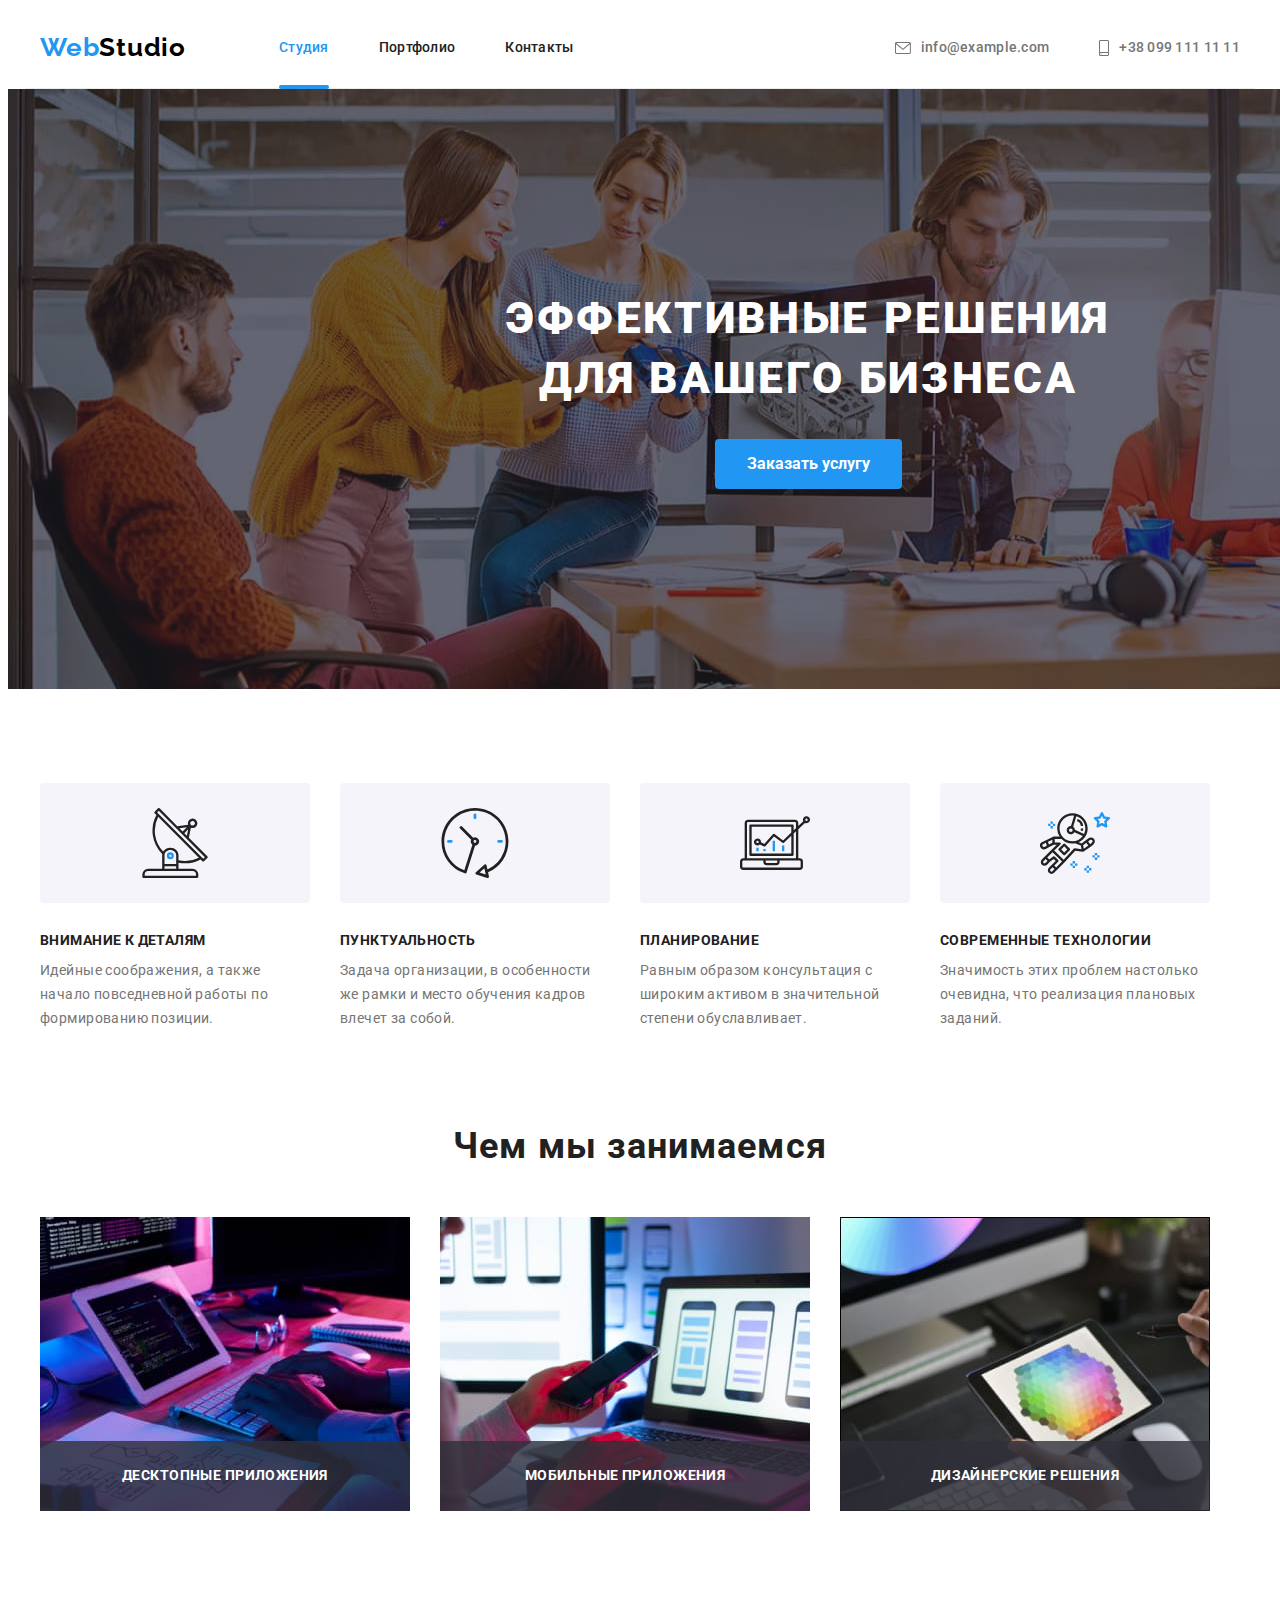
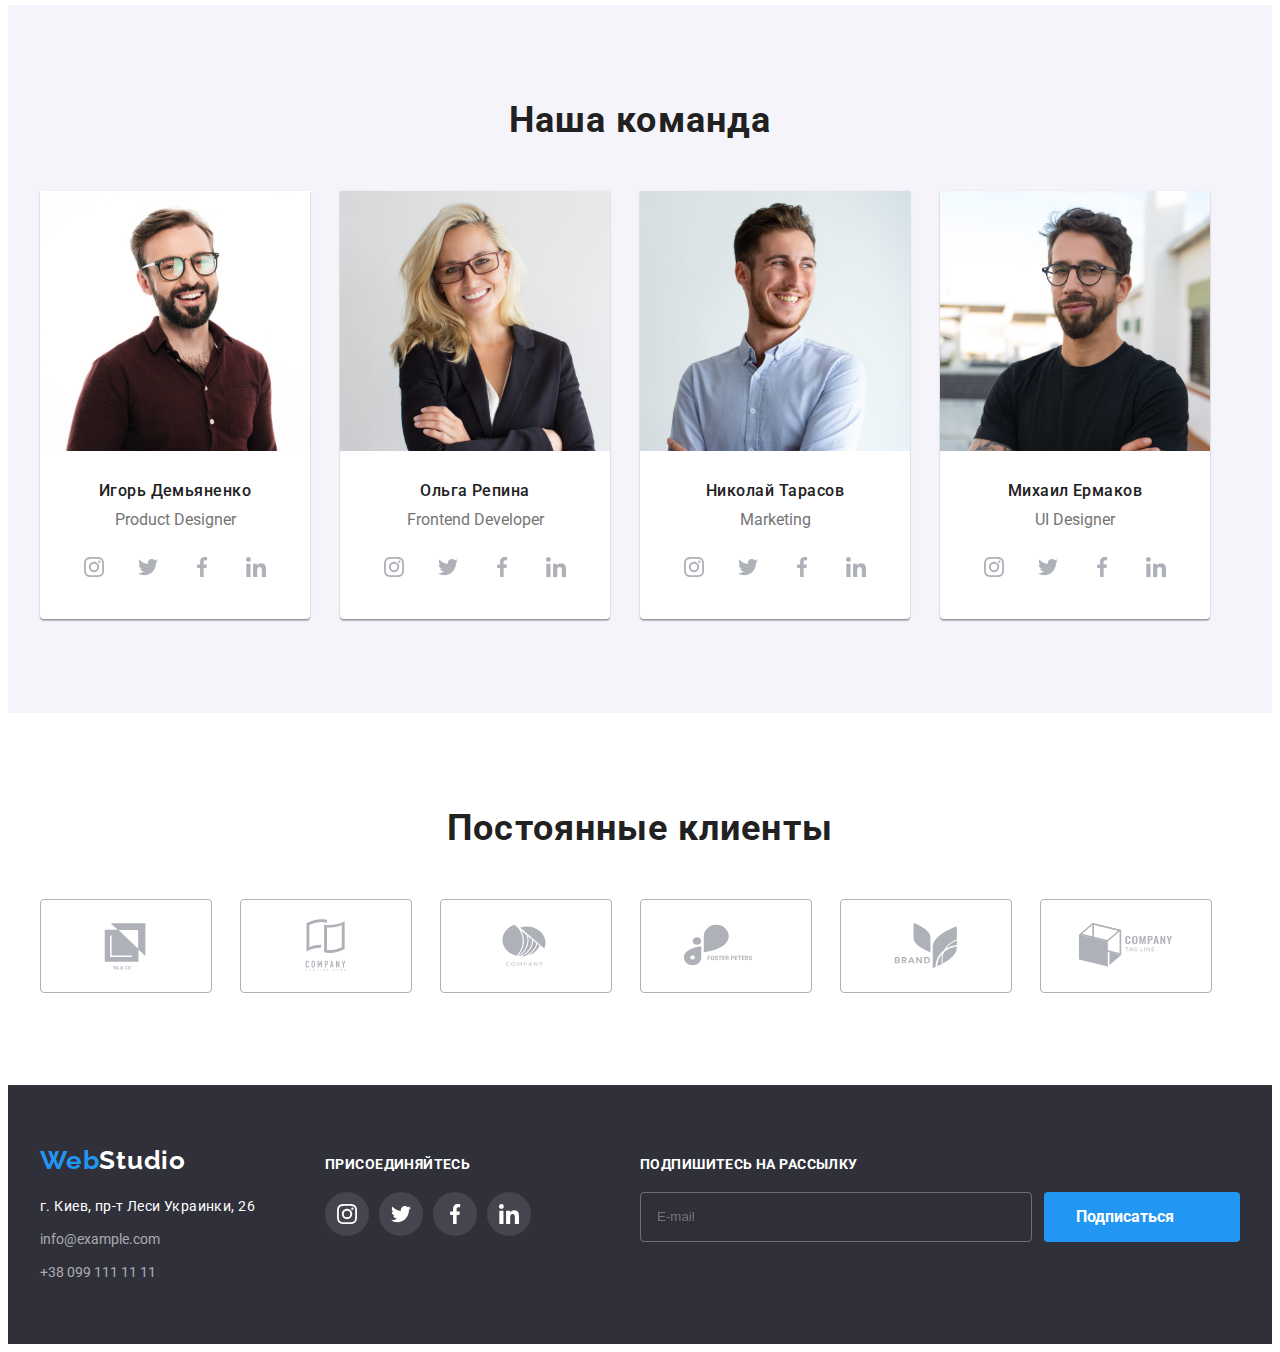
<file: index.html>
<!DOCTYPE html>
<html lang="ru">
  <head>
    <meta charset="UTF-8" />
    <meta http-equiv="X-UA-Compatible" content="IE=edge" />
    <meta name="viewport" content="width=device-width, initial-scale=1.0" />
    <title>Студия</title>
    <link rel="preconnect" href="https://fonts.googleapis.com" />
    <link rel="preconnect" href="https://fonts.gstatic.com" crossorigin />
    <link
      href="https://fonts.googleapis.com/css2?family=Raleway:wght@700&family=Roboto:wght@400;500;700;900&display=swap"
      rel="stylesheet"
    />
    <link
      rel="stylesheet"
      href="https://cdnjs.cloudflare.com/ajax/libs/modern-normalize/1.1.0/modern-normalize.min.css"
      integrity="sha512-wpPYUAdjBVSE4KJnH1VR1HeZfpl1ub8YT/NKx4PuQ5NmX2tKuGu6U/JRp5y+Y8XG2tV+wKQpNHVUX03MfMFn9Q=="
      crossorigin="anonymous"
      referrerpolicy="no-referrer"
    />
    <link rel="stylesheet" href="./css/styles.css" />
  </head>
  <body>
    <!-- Header -->

    <header class="header">
      <div class="container header-container">
        <nav class="navigation">
          <a class="logo link" href="">Web<span class="logo-black">Studio</span></a>
          <ul class="list nav-list">
            <li><a class="item link current" href="">Студия</a></li>
            <li><a class="item link" href="./portfolio.html">Портфолио</a></li>
            <li><a class="item link" href="">Контакты</a></li>
          </ul>
        </nav>
        <ul class="contacts list">
          <li>
            <a class="item link" href="mailto:info@example.com">
              <svg class="header-icon" width="16" height="12">
                <use href="./images/sprite.svg#envelope"></use>
              </svg>
              info@example.com</a
            >
          </li>
          <li>
            <a class="item link" href="tel:+380991111111">
              <svg class="header-icon" width="10" height="16">
                <use href="./images/sprite.svg#smartphone"></use>
              </svg>
              +38 099 111 11 11</a
            >
          </li>
        </ul>
      </div>
    </header>
    <main>
      <!-- Hero -->

      <section class="hero">
        <div class="container">
          <h1 class="title">Эффективные решения для вашего бизнеса</h1>
          <button class="btn" type="button" data-modal-open>Заказать услугу</button>
          <div class="backdrop is-hidden" data-modal>
            <div class="modal-wrapper">
              <button class="modal-btn" data-modal-close>
                <svg class="icon-close" width="11" height="11">
                  <use href="./images/sprite.svg#close"></use>
                </svg>
              </button>
              <strong class="form-title">Оставьте свои данные, мы вам перезвоним</strong>
              <form class="modal-form">
                <label class="form-modal-group">
                  <span class="form-modal-label">Имя</span>
                  <div class="icon-wrapper">
                    <input class="form-modal-input" type="text" name="user-name" />
                    <svg class="form-icon" width="18" height="18">
                      <use href="./images/sprite.svg#person"></use>
                    </svg>
                  </div>
                </label>
                <label class="form-modal-group">
                  <span class="form-modal-label">Телефон</span>
                  <div class="icon-wrapper">
                    <input class="form-modal-input" type="tel" name="user-phone" />
                    <svg class="form-icon" width="18" height="18">
                      <use href="./images/sprite.svg#phone"></use>
                    </svg>
                  </div>
                </label>
                <label class="form-modal-group">
                  <span class="form-modal-label">Почта</span>
                  <div class="icon-wrapper">
                    <input class="form-modal-input" type="email" name="user-email" />
                    <svg class="form-icon" width="18" height="18">
                      <use href="./images/sprite.svg#email"></use>
                    </svg>
                  </div>
                </label>
                <label class="form-modal-group">
                  <span class="form-modal-label">Комментарий</span>
                  <textarea
                    class="form-modal-textarea"
                    name="user-comment"
                    placeholder="Введите текст"
                  ></textarea>
                </label>
                <label class="checkbox-group">
                  <input class="check-standard visually-hidden" type="checkbox" />
                  <span class="custom-check">
                    <svg class="check-icon" width="11" height="8">
                      <use href="./images/sprite.svg#check"></use>
                    </svg>
                  </span>
                  <span class="form-modal-agree"
                    >Соглашаюсь с рассылкой и принимаю
                    <a class="agree-href" href="">Условия договора</a></span
                  >
                </label>
                <button class="form-btn btn" type="submit">Отправить</button>
              </form>
            </div>
          </div>
        </div>
      </section>

      <!-- Peculiarities  -->
      <section class="peculiarities section">
        <div class="container">
          <h2 class="peculiarities visually-hidden">Особенности</h2>
          <ul class="list peculiarities-group">
            <li class="item">
              <div class="icon-container">
                <svg class="icon" width="70" height="70">
                  <use href="./images/sprite.svg#antenna"></use>
                </svg>
              </div>
              <h3 class="title">Внимание к деталям</h3>
              <p class="text">
                Идейные соображения, а также начало повседневной работы по формированию позиции.
              </p>
            </li>
            <li class="item">
              <div class="icon-container">
                <svg class="icon" width="70" height="70">
                  <use href="./images/sprite.svg#clock"></use>
                </svg>
              </div>
              <h3 class="title">Пунктуальность</h3>
              <p class="text">
                Задача организации, в особенности же рамки и место обучения кадров влечет за собой.
              </p>
            </li>
            <li class="item">
              <div class="icon-container">
                <svg class="icon" width="70" height="70">
                  <use href="./images/sprite.svg#diagram"></use>
                </svg>
              </div>
              <h3 class="title">Планирование</h3>
              <p class="text">
                Равным образом консультация с широким активом в значительной степени обуславливает.
              </p>
            </li>
            <li class="item">
              <div class="icon-container">
                <svg class="icon" width="70" height="70">
                  <use href="./images/sprite.svg#astronaut"></use>
                </svg>
              </div>
              <h3 class="title">Современные технологии</h3>
              <p class="text">
                Значимость этих проблем настолько очевидна, что реализация плановых заданий.
              </p>
            </li>
          </ul>
        </div>
      </section>

      <!-- What-doing  -->

      <section class="what-doing section">
        <div class="container">
          <h2 class="title">Чем мы занимаемся</h2>
          <ul class="list what-doing-group">
            <li class="item">
              <img src="./images/mainpage-img/box1.jpg" alt="Набор текста" width="370" />
              <p class="label">Десктопные приложения</p>
            </li>
            <li class="item">
              <img
                src="./images/mainpage-img/box2.jpg"
                alt="Синхронизация с телефоном"
                width="370"
              />
              <p class="label">Мобильные приложения</p>
            </li>
            <li class="item">
              <img src="./images/mainpage-img/box3.jpg" alt="Результат на экране" width="370" />
              <p class="label">Дизайнерские решения</p>
            </li>
          </ul>
        </div>
      </section>

      <!-- Team  -->

      <section class="team section">
        <div class="container">
          <h2 class="title">Наша команда</h2>
          <ul class="list team-group">
            <li class="item">
              <img
                src="./images/mainpage-img/teamcard1.jpg"
                alt="фото Игорь Демьяненко"
                width="270"
              />
              <div class="subtext">
                <h3 class="subtitle">Игорь Демьяненко</h3>
                <p class="text" lang="en">Product Designer</p>
                <ul class="socials list">
                  <li class="socials-item">
                    <a
                      class="socials-link link"
                      href=""
                      target="_blank"
                      rel="noopener noreferrer"
                      aria-label="иконка Instagram"
                    >
                      <svg class="socials-icon" width="20" height="20">
                        <use href="./images/sprite.svg#instagram"></use>
                      </svg>
                    </a>
                  </li>
                  <li class="socials-item">
                    <a
                      class="socials-link link"
                      href=""
                      target="_blank"
                      rel="noopener noreferrer"
                      aria-label="иконка Twitter"
                    >
                      <svg class="socials-icon" width="20" height="20">
                        <use href="./images/sprite.svg#twitter"></use>
                      </svg>
                    </a>
                  </li>
                  <li class="socials-item">
                    <a
                      class="socials-link link"
                      href=""
                      target="_blank"
                      rel="noopener noreferrer"
                      aria-label="иконка Facebook"
                    >
                      <svg class="socials-icon" width="20" height="20">
                        <use href="./images/sprite.svg#facebook"></use>
                      </svg>
                    </a>
                  </li>
                  <li class="socials-item">
                    <a
                      class="socials-link link"
                      href=""
                      target="_blank"
                      rel="noopener noreferrer"
                      aria-label="иконка Linkedin"
                    >
                      <svg class="socials-icon" width="20" height="20">
                        <use href="./images/sprite.svg#linkedin"></use>
                      </svg>
                    </a>
                  </li>
                </ul>
              </div>
            </li>
            <li class="item">
              <img src="./images/mainpage-img/teamcard2.jpg" alt="фото Ольга Репина" width="270" />
              <div class="subtext">
                <h3 class="subtitle">Ольга Репина</h3>
                <p class="text" lang="en">Frontend Developer</p>
                <ul class="socials list">
                  <li class="socials-item">
                    <a
                      class="socials-link link"
                      href=""
                      target="_blank"
                      rel="noopener noreferrer"
                      aria-label="иконка Instagram"
                    >
                      <svg class="socials-icon" width="20" height="20">
                        <use href="./images/sprite.svg#instagram"></use>
                      </svg>
                    </a>
                  </li>
                  <li class="socials-item">
                    <a
                      class="socials-link link"
                      href=""
                      target="_blank"
                      rel="noopener noreferrer"
                      aria-label="иконка Twitter"
                    >
                      <svg class="socials-icon" width="20" height="20">
                        <use href="./images/sprite.svg#twitter"></use>
                      </svg>
                    </a>
                  </li>
                  <li class="socials-item">
                    <a
                      class="socials-link link"
                      href=""
                      target="_blank"
                      rel="noopener noreferrer"
                      aria-label="иконка Facebook"
                    >
                      <svg class="socials-icon" width="20" height="20">
                        <use href="./images/sprite.svg#facebook"></use>
                      </svg>
                    </a>
                  </li>
                  <li class="socials-item">
                    <a
                      class="socials-link link"
                      href=""
                      target="_blank"
                      rel="noopener noreferrer"
                      aria-label="иконка Linkedin"
                    >
                      <svg class="socials-icon" width="20" height="20">
                        <use href="./images/sprite.svg#linkedin"></use>
                      </svg>
                    </a>
                  </li>
                </ul>
              </div>
            </li>
            <li class="item">
              <img
                src="./images/mainpage-img/teamcard3.jpg"
                alt="фото Николай Тарасов"
                width="270"
              />
              <div class="subtext">
                <h3 class="subtitle">Николай Тарасов</h3>
                <p class="text" lang="en">Marketing</p>
                <ul class="socials list">
                  <li class="socials-item">
                    <a
                      class="socials-link link"
                      href=""
                      target="_blank"
                      rel="noopener noreferrer"
                      aria-label="иконка Instagram"
                    >
                      <svg class="socials-icon" width="20" height="20">
                        <use href="./images/sprite.svg#instagram"></use>
                      </svg>
                    </a>
                  </li>
                  <li class="socials-item">
                    <a
                      class="socials-link link"
                      href=""
                      target="_blank"
                      rel="noopener noreferrer"
                      aria-label="иконка Twitter"
                    >
                      <svg class="socials-icon" width="20" height="20">
                        <use href="./images/sprite.svg#twitter"></use>
                      </svg>
                    </a>
                  </li>
                  <li class="socials-item">
                    <a
                      class="socials-link link"
                      href=""
                      target="_blank"
                      rel="noopener noreferrer"
                      aria-label="иконка Facebook"
                    >
                      <svg class="socials-icon" width="20" height="20">
                        <use href="./images/sprite.svg#facebook"></use>
                      </svg>
                    </a>
                  </li>
                  <li class="socials-item">
                    <a
                      class="socials-link link"
                      href=""
                      target="_blank"
                      rel="noopener noreferrer"
                      aria-label="иконка Linkedin"
                    >
                      <svg class="socials-icon" width="20" height="20">
                        <use href="./images/sprite.svg#linkedin"></use>
                      </svg>
                    </a>
                  </li>
                </ul>
              </div>
            </li>
            <li class="item">
              <img
                src="./images/mainpage-img/teamcard4.jpg"
                alt="фото Михаил Ермаков"
                width="270"
              />
              <div class="subtext">
                <h3 class="subtitle">Михаил Ермаков</h3>
                <p class="text" lang="en">UI Designer</p>
                <ul class="socials list">
                  <li class="socials-item">
                    <a
                      class="socials-link link"
                      href=""
                      target="_blank"
                      rel="noopener noreferrer"
                      aria-label="иконка Instagram"
                    >
                      <svg class="socials-icon" width="20" height="20">
                        <use href="./images/sprite.svg#instagram"></use>
                      </svg>
                    </a>
                  </li>
                  <li class="socials-item">
                    <a
                      class="socials-link link"
                      href=""
                      target="_blank"
                      rel="noopener noreferrer"
                      aria-label="иконка Twitter"
                    >
                      <svg class="socials-icon" width="20" height="20">
                        <use href="./images/sprite.svg#twitter"></use>
                      </svg>
                    </a>
                  </li>
                  <li class="socials-item">
                    <a
                      class="socials-link link"
                      href=""
                      target="_blank"
                      rel="noopener noreferrer"
                      aria-label="иконка Facebook"
                    >
                      <svg class="socials-icon" width="20" height="20">
                        <use href="./images/sprite.svg#facebook"></use>
                      </svg>
                    </a>
                  </li>
                  <li class="socials-item">
                    <a
                      class="socials-link link"
                      href=""
                      target="_blank"
                      rel="noopener noreferrer"
                      aria-label="иконка Linkedin"
                    >
                      <svg class="socials-icon" width="20" height="20">
                        <use href="./images/sprite.svg#linkedin"></use>
                      </svg>
                    </a>
                  </li>
                </ul>
              </div>
            </li>
          </ul>
        </div>
      </section>

      <!-- Regular customers  -->
      <section class="customers">
        <div class="container">
          <h2 class="title">Постоянные клиенты</h2>
          <ul class="list">
            <li class="item">
              <a class="link" href="">
                <svg class="customers-icon" width="106" height="60">
                  <use href="./images/sprite.svg#logo-1"></use>
                </svg>
              </a>
            </li>
            <li class="item">
              <a class="link" href="">
                <svg class="customers-icon" width="106" height="60">
                  <use href="./images/sprite.svg#logo-2"></use>
                </svg>
              </a>
            </li>
            <li class="item">
              <a class="link" href="">
                <svg class="customers-icon" width="106" height="60">
                  <use href="./images/sprite.svg#logo-3"></use>
                </svg>
              </a>
            </li>
            <li class="item">
              <a class="link" href="">
                <svg class="customers-icon" width="106" height="60">
                  <use href="./images/sprite.svg#logo-4"></use>
                </svg>
              </a>
            </li>
            <li class="item">
              <a class="link" href="">
                <svg class="customers-icon" width="106" height="60">
                  <use href="./images/sprite.svg#logo-5"></use>
                </svg>
              </a>
            </li>
            <li class="item">
              <a class="link" href="">
                <svg class="customers-icon" width="106" height="60">
                  <use href="./images/sprite.svg#logo-6"></use>
                </svg>
              </a>
            </li>
          </ul>
        </div>
      </section>
    </main>

    <!-- Footer -->

    <footer class="bottom">
      <div class="container wrap-footer">
        <div class="container-footer">
          <a class="logo link" href="">Web<span class="logo-white">Studio</span></a>
          <address class="address">
            <p class="text">г. Киев, пр-т Леси Украинки, 26</p>
            <ul class="list">
              <li class="item">
                <a class="link" href="mailto:info@example.com">info@example.com</a><br />
              </li>
              <li class="item"><a class="link" href="tel:+380991111111">+38 099 111 11 11</a></li>
            </ul>
          </address>
        </div>
        <div class="join">
          <h3 class="text">присоединяйтесь</h3>
          <ul class="socials list">
            <li class="socials-item">
              <a
                class="socials-link link"
                href=""
                target="_blank"
                rel="noopener noreferrer"
                aria-label="иконка Instagram"
              >
                <svg class="socials-icon" width="20" height="20">
                  <use href="./images/sprite.svg#instagram"></use>
                </svg>
              </a>
            </li>
            <li class="socials-item">
              <a
                class="socials-link link"
                href=""
                target="_blank"
                rel="noopener noreferrer"
                aria-label="иконка Twitter"
              >
                <svg class="socials-icon" width="20" height="20">
                  <use href="./images/sprite.svg#twitter"></use>
                </svg>
              </a>
            </li>
            <li class="socials-item">
              <a
                class="socials-link link"
                href=""
                target="_blank"
                rel="noopener noreferrer"
                aria-label="иконка Facebook"
              >
                <svg class="socials-icon" width="20" height="20">
                  <use href="./images/sprite.svg#facebook"></use>
                </svg>
              </a>
            </li>
            <li class="socials-item">
              <a
                class="socials-link link"
                href=""
                target="_blank"
                rel="noopener noreferrer"
                aria-label="иконка Linkedin"
              >
                <svg class="socials-icon" width="20" height="20">
                  <use href="./images/sprite.svg#linkedin"></use>
                </svg>
              </a>
            </li>
          </ul>
        </div>
        <form class="subscription">
          <label class="subscription-group">
            <span class="subscription-title">Подпишитесь на рассылку</span>
            <div class="form-wrap">
              <input
                class="subscription-input"
                type="email"
                name="form-email"
                placeholder="E-mail"
              />
              <button class="btn footer-btn" type="submit">
                Подписаться
                <svg class="footer-icon" width="24" height="24">
                  <use href="./images/sprite.svg#send"></use>
                </svg>
              </button>
            </div>
          </label>
        </form>
      </div>
    </footer>
    <script src="./js/modal.js"></script>
  </body>
</html>
</file>
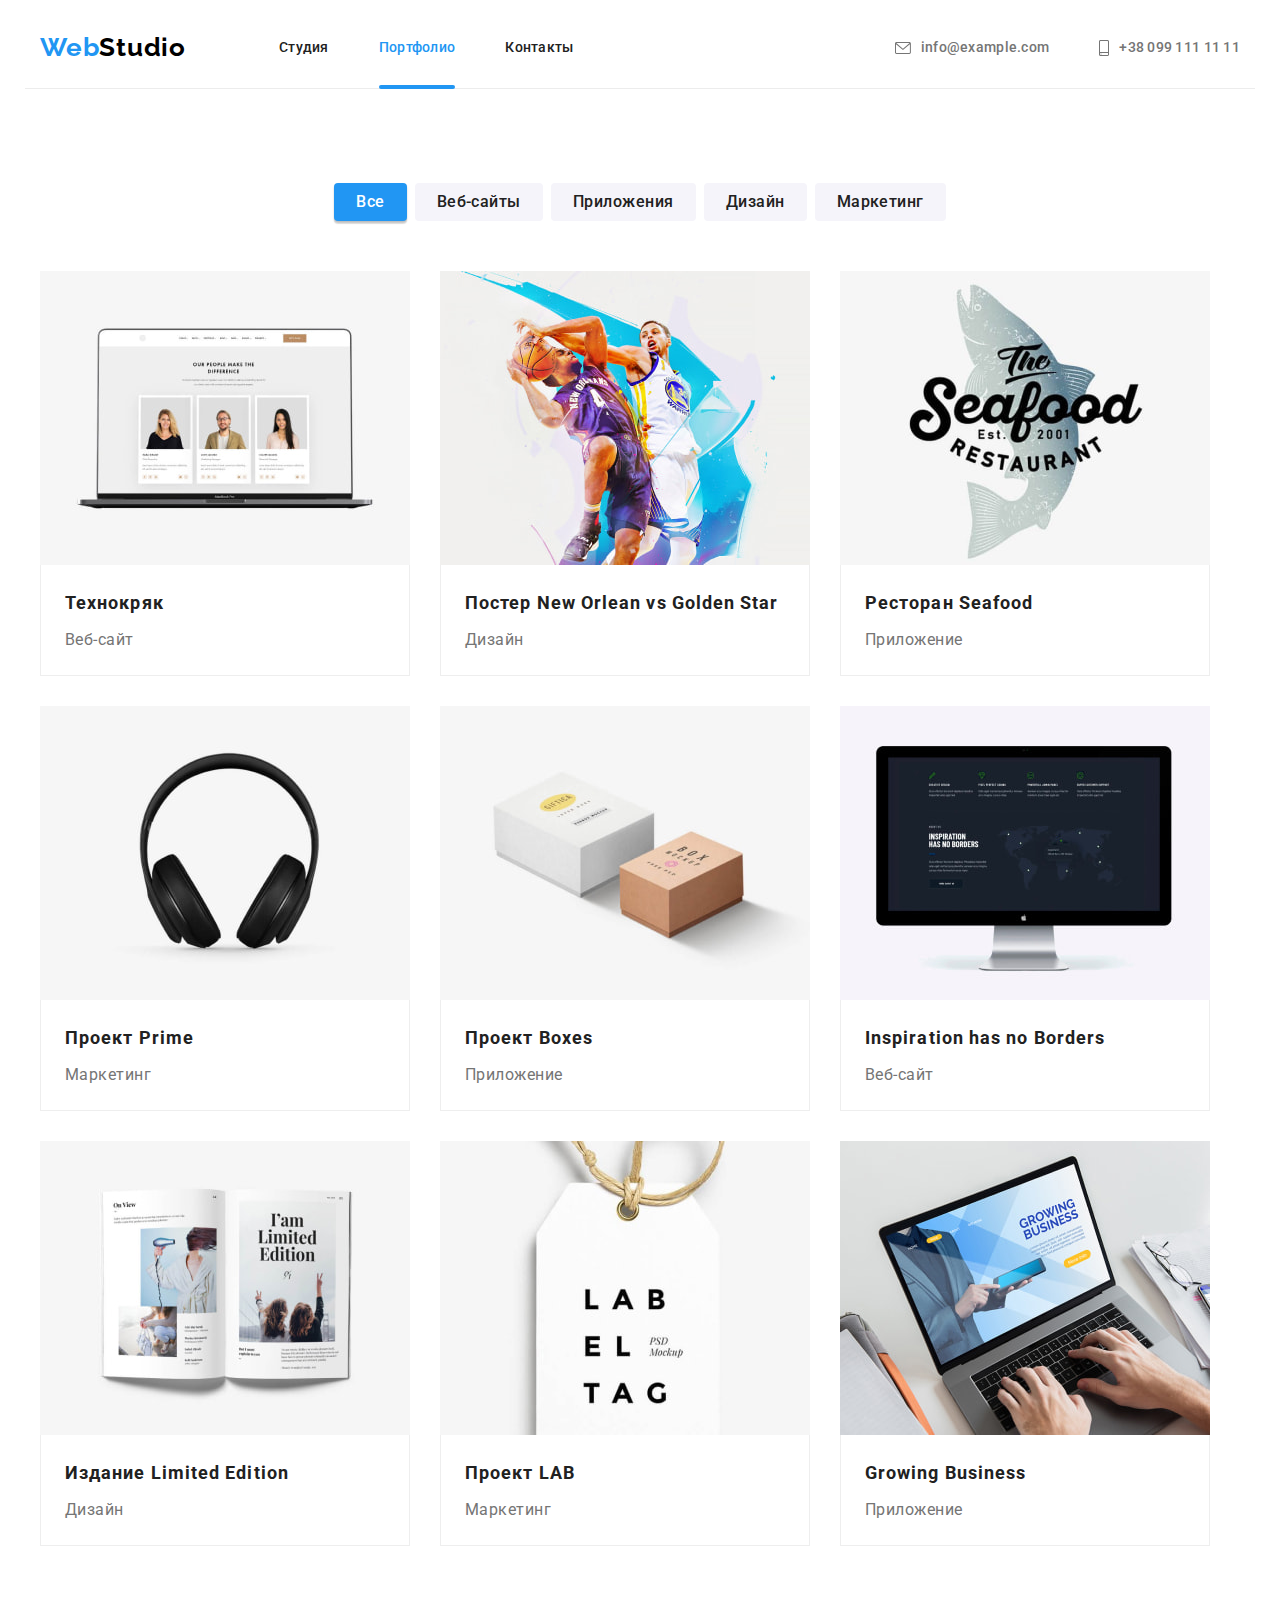
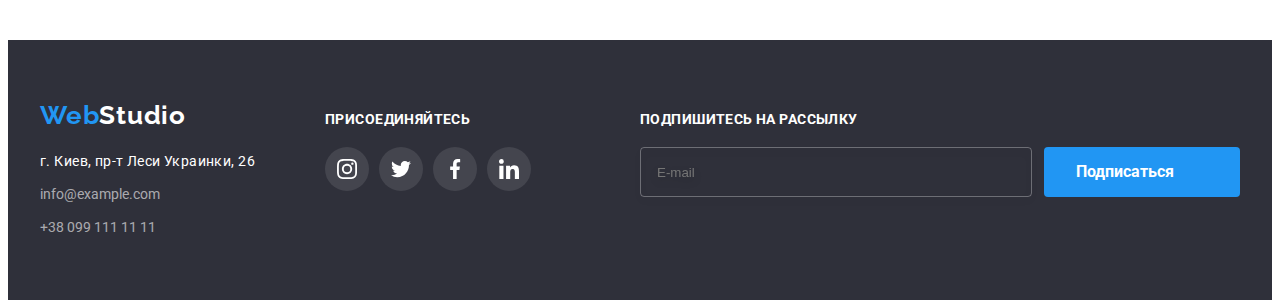
<file: portfolio.html>
<!DOCTYPE html>
<html lang="ru">
  <head>
    <meta charset="UTF-8" />
    <meta http-equiv="X-UA-Compatible" content="IE=edge" />
    <meta name="viewport" content="width=device-width, initial-scale=1.0" />
    <title>Студия</title>
    <link rel="preconnect" href="https://fonts.googleapis.com" />
    <link rel="preconnect" href="https://fonts.gstatic.com" crossorigin />
    <link
      href="https://fonts.googleapis.com/css2?family=Raleway:wght@700&family=Roboto:wght@400;500;700;900&display=swap"
      rel="stylesheet"
    />
    <link
      rel="stylesheet"
      href="https://cdnjs.cloudflare.com/ajax/libs/modern-normalize/1.1.0/modern-normalize.min.css"
      integrity="sha512-wpPYUAdjBVSE4KJnH1VR1HeZfpl1ub8YT/NKx4PuQ5NmX2tKuGu6U/JRp5y+Y8XG2tV+wKQpNHVUX03MfMFn9Q=="
      crossorigin="anonymous"
      referrerpolicy="no-referrer"
    />
    <link rel="stylesheet" href="./css/styles.css" />
  </head>
  <body>
    <!-- Header -->

    <header class="header">
      <div class="container header-container">
        <nav class="navigation">
          <a class="logo link" href="">Web<span class="logo-black">Studio</span></a>
          <ul class="list nav-list">
            <li><a class="item link" href="./index.html">Студия</a></li>
            <li><a class="item link current" href="">Портфолио</a></li>
            <li><a class="item link" href="">Контакты</a></li>
          </ul>
        </nav>
        <ul class="contacts list">
          <li>
            <a class="item link" href="mailto:info@example.com">
              <svg class="header-icon" width="16" height="12">
                <use href="./images/sprite.svg#envelope"></use>
              </svg>
              info@example.com</a
            >
          </li>
          <li>
            <a class="item link" href="tel:+380991111111">
              <svg class="header-icon" width="10" height="16">
                <use href="./images/sprite.svg#smartphone"></use>
              </svg>
              +38 099 111 11 11</a
            >
          </li>
        </ul>
      </div>
    </header>
    <main>
      <!-- Portfolio -->

      <section class="portfolio section">
        <div class="container">
          <ul class="list list-filter">
            <li class="item"><button class="btn current" type="button">Все</button></li>
            <li class="item"><button class="btn" type="button">Веб-сайты</button></li>
            <li class="item"><button class="btn" type="button">Приложения</button></li>
            <li class="item"><button class="btn" type="button">Дизайн</button></li>
            <li class="item"><button class="btn" type="button">Маркетинг</button></li>
          </ul>
          <ul class="list portfolio-group">
            <li class="item">
              <a class="link" href="">
                <div class="card-overlay">
                  <img
                    src="./images/portfolio-img/tehnokrak.jpg"
                    alt="Веб-сайт на мониторе"
                    width="370"
                    height="294"
                  />
                  <div class="text-overlay">
                    <p class="paragraph">
                      Ресурс предлагает комплексные предложения с разным уровнем функционала и
                      сервисов. Все это позволит посетителю получить исчерпывающие сведения <br />о
                      компании или частном лице.
                    </p>
                  </div>
                </div>
                <div class="subtext">
                  <h3 class="subtitle">Технокряк</h3>
                  <p class="text">Веб-сайт</p>
                </div>
              </a>
            </li>
            <li class="item">
              <a class="link" href="">
                <div class="card-overlay">
                  <img
                    src="./images/portfolio-img/bascet.jpg"
                    alt="Постер баскетбол"
                    width="370"
                    height="294"
                  />
                  <div class="text-overlay">
                    <p class="paragraph">
                      Ресурс предлагает комплексные предложения с разным уровнем функционала и
                      сервисов. Все это позволит посетителю получить исчерпывающие сведения <br />о
                      компании или частном лице.
                    </p>
                  </div>
                </div>
                <div class="subtext">
                  <h3 class="subtitle">Постер <span lang="en">New Orlean vs Golden Star</span></h3>
                  <p class="text">Дизайн</p>
                </div>
              </a>
            </li>
            <li class="item">
              <a class="link" href="">
                <div class="card-overlay">
                  <img
                    src="./images/portfolio-img/seafood.jpg"
                    alt="Рыбный ресторан"
                    width="370"
                    height="294"
                  />
                  <div class="text-overlay">
                    <p class="paragraph">
                      Ресурс предлагает комплексные предложения с разным уровнем функционала и
                      сервисов. Все это позволит посетителю получить исчерпывающие сведения <br />о
                      компании или частном лице.
                    </p>
                  </div>
                </div>
                <div class="subtext">
                  <h3 class="subtitle">Ресторан <span lang="en">Seafood</span></h3>
                  <p class="text">Приложение</p>
                </div>
              </a>
            </li>
            <li class="item">
              <a class="link" href="">
                <div class="card-overlay">
                  <img
                    src="./images/portfolio-img/prime.jpg"
                    alt="Наушники"
                    width="370"
                    height="294"
                  />
                  <div class="text-overlay">
                    <p class="paragraph">
                      Ресурс предлагает комплексные предложения с разным уровнем функционала и
                      сервисов. Все это позволит посетителю получить исчерпывающие сведения <br />о
                      компании или частном лице.
                    </p>
                  </div>
                </div>
                <div class="subtext">
                  <h3 class="subtitle">Проект <span lang="en">Prime</span></h3>
                  <p class="text">Маркетинг</p>
                </div>
              </a>
            </li>
            <li class="item">
              <a class="link" href="">
                <div class="card-overlay">
                  <img
                    src="./images/portfolio-img/boxes.jpg"
                    alt="Коробки"
                    width="370"
                    height="294"
                  />
                  <div class="text-overlay">
                    <p class="paragraph">
                      Ресурс предлагает комплексные предложения с разным уровнем функционала и
                      сервисов. Все это позволит посетителю получить исчерпывающие сведения <br />о
                      компании или частном лице.
                    </p>
                  </div>
                </div>
                <div class="subtext">
                  <h3 class="subtitle">Проект <span lang="en">Boxes</span></h3>
                  <p class="text">Приложение</p>
                </div>
              </a>
            </li>
            <li class="item">
              <a class="link" href="">
                <div class="card-overlay">
                  <img
                    src="./images/portfolio-img/inspiration.jpg"
                    alt="Монитор"
                    width="370"
                    height="294"
                  />
                  <div class="text-overlay">
                    <p class="paragraph">
                      Ресурс предлагает комплексные предложения с разным уровнем функционала и
                      сервисов. Все это позволит посетителю получить исчерпывающие сведения <br />о
                      компании или частном лице.
                    </p>
                  </div>
                </div>
                <div class="subtext">
                  <h3 class="subtitle" lang="en">Inspiration has no Borders</h3>
                  <p class="text">Веб-сайт</p>
                </div>
              </a>
            </li>
            <li class="item">
              <a class="link" href="">
                <div class="card-overlay">
                  <img
                    src="./images/portfolio-img/limited.jpg"
                    alt="Книга"
                    width="370"
                    height="294"
                  />
                  <div class="text-overlay">
                    <p class="paragraph">
                      Ресурс предлагает комплексные предложения с разным уровнем функционала и
                      сервисов. Все это позволит посетителю получить исчерпывающие сведения <br />о
                      компании или частном лице.
                    </p>
                  </div>
                </div>
                <div class="subtext">
                  <h3 class="subtitle">Издание <span lang="en">Limited Edition</span></h3>
                  <p class="text">Дизайн</p>
                </div>
              </a>
            </li>
            <li class="item">
              <a class="link" href="">
                <div class="card-overlay">
                  <img
                    src="./images/portfolio-img/lab.jpg"
                    alt="Бирка с надписью"
                    width="370"
                    height="294"
                  />
                  <div class="text-overlay">
                    <p class="paragraph">
                      Ресурс предлагает комплексные предложения с разным уровнем функционала и
                      сервисов. Все это позволит посетителю получить исчерпывающие сведения <br />о
                      компании или частном лице.
                    </p>
                  </div>
                </div>
                <div class="subtext">
                  <h3 class="subtitle">Проект <span lang="en">LAB</span></h3>
                  <p class="text">Маркетинг</p>
                </div>
              </a>
            </li>
            <li class="item">
              <a class="link" href="">
                <div class="card-overlay">
                  <img
                    src="./images/portfolio-img/growing.jpg"
                    alt="Ноутбук"
                    width="370"
                    height="294"
                  />
                  <div class="text-overlay">
                    <p class="paragraph">
                      Ресурс предлагает комплексные предложения с разным уровнем функционала и
                      сервисов. Все это позволит посетителю получить исчерпывающие сведения <br />о
                      компании или частном лице.
                    </p>
                  </div>
                </div>
                <div class="subtext">
                  <h3 class="subtitle" lang="en">Growing Business</h3>
                  <p class="text">Приложение</p>
                </div>
              </a>
            </li>
          </ul>
        </div>
      </section>
    </main>

    <!-- Footer -->

    <footer class="bottom">
      <div class="container wrap-footer">
        <div class="container-footer">
          <a class="logo link" href="">Web<span class="logo-white">Studio</span></a>
          <address class="address">
            <p class="text">г. Киев, пр-т Леси Украинки, 26</p>
            <ul class="list">
              <li class="item">
                <a class="link" href="mailto:info@example.com">info@example.com</a><br />
              </li>
              <li class="item"><a class="link" href="tel:+380991111111">+38 099 111 11 11</a></li>
            </ul>
          </address>
        </div>
        <div class="join">
          <h3 class="text">присоединяйтесь</h3>
          <ul class="socials list">
            <li class="socials-item">
              <a
                class="socials-link link"
                href=""
                target="_blank"
                rel="noopener noreferrer"
                aria-label="иконка Instagram"
              >
                <svg class="socials-icon" width="20" height="20">
                  <use href="./images/sprite.svg#instagram"></use>
                </svg>
              </a>
            </li>
            <li class="socials-item">
              <a
                class="socials-link link"
                href=""
                target="_blank"
                rel="noopener noreferrer"
                aria-label="иконка Twitter"
              >
                <svg class="socials-icon" width="20" height="20">
                  <use href="./images/sprite.svg#twitter"></use>
                </svg>
              </a>
            </li>
            <li class="socials-item">
              <a
                class="socials-link link"
                href=""
                target="_blank"
                rel="noopener noreferrer"
                aria-label="иконка Facebook"
              >
                <svg class="socials-icon" width="20" height="20">
                  <use href="./images/sprite.svg#facebook"></use>
                </svg>
              </a>
            </li>
            <li class="socials-item">
              <a
                class="socials-link link"
                href=""
                target="_blank"
                rel="noopener noreferrer"
                aria-label="иконка Linkedin"
              >
                <svg class="socials-icon" width="20" height="20">
                  <use href="./images/sprite.svg#linkedin"></use>
                </svg>
              </a>
            </li>
          </ul>
        </div>
        <form class="subscription">
          <label class="subscription-group">
            <span class="subscription-title">Подпишитесь на рассылку</span>
            <div class="form-wrap">
              <input
                class="subscription-input"
                type="email"
                name="form-email"
                placeholder="E-mail"
              />
              <button class="btn footer-btn" type="submit">
                Подписаться
                <svg class="footer-icon" width="24" height="24">
                  <use href="./images/sprite.svg#send"></use>
                </svg>
              </button>
            </div>
          </label>
        </form>
      </div>
    </footer>
  </body>
</html>
</file>
<file: css/styles.css>
/* CSS variables */
:root {
    --main-text-color: #212121;
    --second-text-color: #757575;
    --footer-text-color: rgba(255, 255, 255, 0.6);

    --bg-color: #FFFFFF;
    --hero-bg-color: #2F303A;
    --footer-bg-color: #2F303A;
    --bg-color-cards: #F5F4FA;
    
    --hero-btn-color: #FFFFFF;
    --text-btn-color-hover: #FFFFFF;
    --accent-color: #2196F3;

    --color-icons: #AFB1B8;

    --time-func: 250ms cubic-bezier(0.4, 0, 0.2, 1);
    --time-test: 2s cubic-bezier(0.4, 0, 0.2, 1);

}


/* Hidden  */

.visually-hidden {
    position: absolute;
    white-space: nowrap;
    width: 1px;
    height: 1px;
    overflow: hidden;
    border: 0;
    padding: 0;
    clip: rect(0 0 0 0);
    clip-path: inset(50%);
    margin: -1px;
}

/* Global styles */
body {
    color: var(--main-text-color);
    background-color: var(--bg-color);

    font-family: 'Roboto',
    sans-serif;
}

.container {
    width: 1200px;
    padding-left: 15px;
    padding-right: 15px;
    margin: 0 auto;
}

.section {
    padding-top: 94px;
    padding-bottom: 94px;
}

h1,h2,h3,h4,h5,h6,p,ul {
    margin: 0;
    padding: 0;
}

.link {
    text-decoration: none;
}

.list {
    list-style: none;
    margin: 0;
    padding: 0;
}


/* Styles for header */

.header-container,
.navigation,
.header .list {
    display: flex;
}

.logo {
    display: block;

    color: var(--accent-color);

    font-family: 'Raleway',
    sans-serif;
    font-weight: 700;
    font-size: 26px;
    letter-spacing: 0.03em;

}

.header .logo {
    padding: 24px 0;
    margin-right: 93px;
}

.logo-black {
    color: #000000;
}

.logo-white {
    color: #FFFFFF;
}

.nav-list {
    padding-left: 0;
    align-items: center;
}

.nav-list li:not(:last-child) {
    margin-right: 50px;
}

.header-container {
    border-bottom: 1px solid #ECECEC;
}

.header .item {
    display: block;
    padding: 32px 0;
    margin: 0;
    
    color: currentColor;
    font-weight: 500;
    font-size: 14px;
    line-height: 1.14;
    letter-spacing: 0.02em;

    transition: color var(--time-func);
}

.header .contacts {
    margin-left: auto;
    align-items: center;
}

.header .contacts li:first-child {
    margin-right: 50px;
}

.item.current {
    color: var(--accent-color);
}

.header .link:hover,
.header .link:focus {
    color: var(--accent-color);
}

.nav-list li {
    position: relative;
}

.item.current::after {
    display: block;
    content: '';
    width: 100%;
    height: 4px;
    border-radius: 2px;

    position: absolute;
    left: 0;
    bottom: -1px;

    background-color: var(--accent-color);
}

.contacts .item {
    color: var(--second-text-color);
    display: flex;
    align-items: center;
}

.header-icon {
    fill: currentColor;
    margin-right: 10px;
}
/* Styles for hero */

.hero {
    padding: 200px 0;
    width: 1600px;
    max-height: 600px;
    background-color: var(--hero-bg-color);
    background-image: linear-gradient(rgba(47, 48, 58, 0.4), rgba(47, 48, 58, 0.4)), url(../images/mainpage-img/main-bg.jpg);
    margin: 0 auto;
}

.hero .title {
    width: 696px;
    margin: 0 auto;
    margin-bottom: 30px;
    
    color: #ffffff;

    text-transform: uppercase;
    font-weight: 900;
    font-size: 44px;
    line-height: 1.36;
    text-align: center;
    letter-spacing: 0.06em;
}

.btn {
    display: block;
    margin: 0 auto;
    padding: 10px 32px;

    color: var(--hero-btn-color);
    background-color: var(--accent-color);

    font-family: inherit;
    font-weight: 700;
    font-size: 16px;
    line-height: 1.88;
    border: none;
    border-radius: 4px;

    cursor: pointer;

    transition: background-color var(--time-func);
}    

.btn:hover,
.btn:focus {
    background-color: #188CE8;
}


/* Modal window */

.backdrop {
    position: fixed;
    top: 0;
    left: 0;
    width: 100%;
    height: 100%;
    background: rgba(0, 0, 0, 0.2);
    z-index: 10;
    
    transition: opacity var(--time-func), visibility var(--time-func);
}

.backdrop.is-hidden {
    opacity: 0;
    pointer-events: none;
    visibility: hidden;
}

.backdrop.is-hidden .modal-wrapper {
    transform: translate(-50%,-50%) scale(.8);
}

.backdrop .modal-wrapper {
    position: absolute;
    top: 50%;
    left: 50%;
    
    width: 528px;
    height: 581px;
    padding: 40px;
    background-color: #FFFFFF;
    box-shadow: 0px 1px 3px rgba(0, 0, 0, 0.12), 0px 1px 1px rgba(0, 0, 0, 0.14), 0px 2px 1px rgba(0, 0, 0, 0.2);
    border-radius: 4px;
    
    transform: translate(-50%,-50%) scale(1);
    transition: transform var(--time-func);
}


.modal-btn {
    position: absolute;
    top: 8px;
    right: 8px;

    display: flex;
    align-items: center;
    justify-content: center;
    padding: 0;

    width: 30px;
    height: 30px;
    border-radius: 50%;
    border: 1px solid rgba(0, 0, 0, 0.1);
    background-color: #FFFFFF;

    cursor: pointer;

    transition: color var(--time-func);
}

.icon-close {
    fill: currentColor;
}

.modal-btn:hover,
.modal-btn:focus {
    color: var(--accent-color);
}

/* Styles for modal form */

.form-title {
    display: flex;
    justify-content: center;
    font-weight: 700;
    font-size: 20px;
    line-height: 1.15;
    letter-spacing: 0.03em;
    
    margin-bottom: 12px;
}

.form-modal-group {
    display: block;
    position: relative;
}

.icon-wrapper {
    position: relative;
}

.form-icon {
    position: absolute;
    top: 50%;
    left: 12px;
    top: 11px;

    fill: currentColor;
    pointer-events: none;
}

.form-modal-label {
    display: block;
    margin-bottom: 4px;

    font-weight: 400;
    font-size: 12px;
    line-height: 1.17;
    letter-spacing: 0.01em;
    color: var(--second-text-color);
}

.form-modal-input,
.form-modal-textarea {
    width: 100%;
    height: 40px;
    margin-bottom: 10px;
    padding-left: 32px;
    padding-right: 10px;

    border: 1px solid rgba(33, 33, 33, 0.2);
    border-radius: 4px;
    transition: border-color var(--time-func);

}

.form-modal-textarea {
    height: 120px;
    resize: none;
    padding: 12px 16px;
    margin-bottom: 20px;
}

.form-modal-textarea::placeholder {
    font-weight: 400;
    font-size: 14px;
    line-height: 1.14;
    letter-spacing: 0.01em;
    
    color: rgba(117, 117, 117, 0.5);
}


.form-modal-input:hover,
.form-modal-textarea:hover,
.form-modal-input:focus,
.form-modal-textarea:focus {
    border-color: var(--accent-color);
    cursor: pointer;
        outline: transparent;
}

.form-modal-input:hover + .form-icon,
.form-modal-textarea:hover + .form-icon {
    fill: var(--accent-color);
}

.form-modal-input + .form-icon,
.form-modal-textarea + .form-icon {
    transition: fill var(--time-func);
}

.checkbox-group {
    display: flex;
    margin-bottom: 30px;
    align-items: center;
    justify-content: center;
    cursor: pointer;
}

.form-modal-agree {
    font-weight: 400;
    font-size: 14px;
    line-height: 1.71;
    letter-spacing: 0.03em;
    color: var(--second-text-color);
    cursor: pointer;

}

.custom-check {
    width: 16px;
    height: 15px;
    display: flex;
    align-items: center;
    justify-content: center;
    margin-right: 7px;

    outline: 2px solid var(--main-text-color);
    outline-offset: -2px;

    border-radius: 4px;
    transition: background-color var(--time-func), outline var(--time-func);
}

.check-standard + .custom-check .check-icon {
    opacity: 0;
    transition: opacity var(--time-func);
    fill: #FFFFFF;
}

.check-standard:checked + .custom-check {
    background-color: var(--accent-color);
    outline-color: var(--accent-color);
}
.check-standard:checked + .custom-check .check-icon {
    opacity: 1;
}

.check-standard:focus+.custom-check {
    outline-color: var(--accent-color);
}

.check-standard:focus:checked+.custom-check {
    outline-color: var(--main-text-color);
}


.agree-href {
    color: var(--accent-color);
    text-decoration-line: underline;
}

.modal-form .form-btn {
    padding: 10px 55px;
}

/* Styles for peculiarities */

.peculiarities-group {
    display: flex;
}

.peculiarities-group .item {
    width: 270px;
}

.peculiarities-group .item:not(:last-child) {
    margin-right: 30px;
}

.peculiarities .title {
    margin-bottom: 10px;

    font-weight: 700;
    font-size: 14px;
    line-height: 1.14;
    letter-spacing: 0.03em;
    text-transform: uppercase;
}
.peculiarities .text {
    color: var(--second-text-color);

    font-size: 14px;
    line-height: 1.71;
    letter-spacing: 0.03em;
}

.icon-container {
    display: flex;
    align-items: center;
    justify-content: center;

    height: 120px;
    background-color: var(--bg-color-cards);
    margin-bottom: 30px;
    border-radius: 4px;
}

/* Styles for what doing */

.what-doing {
    padding-top: 0;
}

.what-doing-group {
    display: flex;
}

.what-doing-group img {
    display: block;
    max-width: 100%;
    height: auto;
}

.what-doing-group .item:not(:last-child) {
    margin-right: 30px;
}
.what-doing .title {
    margin-bottom: 50px;

    font-weight: 700;
    font-size: 36px;
    line-height: 1.17;
    text-align: center;
    letter-spacing: 0.03em;
}

.what-doing .item {
    position: relative;
}

.label {
    display: flex;
    position: absolute;
    justify-content: center;
    width: 100%;
    left: 0;
    bottom: 0;

    font-weight: 700;
    font-size: 14px;
    line-height: 1.14;
    letter-spacing: 0.03em;
    text-transform: uppercase;
    color: #FFFFFF;

    padding: 27px 0;
    background: rgba(47, 48, 58, 0.8);
}


/* Styles for our team */

.team {
    background-color: var(--bg-color-cards)
}

.team-group {
    display: flex;
}

.team-group img {
    display: block;
    max-width: 100%;
    height: auto;
}


.team-group .item:not(:last-child) {
    margin-right: 30px;
}

.team-group .item {
    background-color: #ffffff;
    border-radius: 0px 0px 4px 4px;
    box-shadow: 0px 1px 3px rgba(0, 0, 0, 0.12), 0px 1px 1px rgba(0, 0, 0, 0.14), 0px 2px 1px rgba(0, 0, 0, 0.2);
}


.team .title,
.customers .title {
    margin-bottom: 50px;

    font-weight: 700;
    font-size: 36px;
    line-height: 1.17;
    text-align: center;
    letter-spacing: 0.03em;
}

.team .subtitle {
    margin-bottom: 10px;

    font-weight: 500;
    font-size: 16px;
    line-height: 1.19;
    text-align: center;
    letter-spacing: 0.03em;
}

.team .text {
    color: var(--second-text-color);

    font-size: 16px;
    text-align: center;
    line-height: 1.19;

    margin-bottom: 16px;
}

.team .subtext {
    padding: 30px 15px;
}

.socials {
    display: flex;
    justify-content: center;
    align-items: center;
}

.socials-link {
    display: flex;
    align-items: center;
    justify-content: center;
    width: 44px;
    height: 44px;
    border-radius: 50%;
    color: var(--color-icons);

    transition: color var(--time-func), background-color var(--time-func);
}

.socials-icon {
    fill: currentColor;
}

.socials-item:not(:last-child) {
    margin-right: 10px;
}

.socials-link:hover,
.socials-link:focus {
    color: var(--text-btn-color-hover);
    background-color: var(--accent-color);
}


/* Regular customers */

.customers {
    padding: 94px 0px;
}

.customers .list {
    display: flex;
}

.customers .item {
    width: 170px;
    height: 92px;
}

.customers .item:not(:last-child) {
    margin-right: 30px;
}

.customers .link {
    width: 100%;
    height: 100%;

    display: flex;
    align-items: center;
    justify-content: center;

    border: 1px solid var(--color-icons);
    border-radius: 4px;
    color: var(--color-icons);

    transition: color var(--time-func), border-color var(--time-func);
}

.customers-icon {
    fill: currentColor;
}

.customers .link:hover,
.customers .link:focus {
    color: var(--accent-color);
    border-color: var(--accent-color);
}

/* Styles for footer */

.bottom {
    background-color: var(--footer-bg-color);

    padding: 60px 0;
}

.bottom .logo {
    display: inline-block;
    margin-bottom: 20px;
}

.bottom .text {
    margin-bottom: 9px;

    color: #FFFFFF;

    font-size: 14px;
    line-height: 1.71;
    letter-spacing: 0.03em;
}

.address {
    font-style: normal;
}

.address .link {
    color: var(--footer-text-color);

    font-size: 14px;
    line-height: 1.7;

    transition: color var(--time-func);
}

.address .link:hover,
.address .link:focus {
    color: var(--accent-color);
}

.address .item:first-child {
    margin-bottom: 9px;
}

/* Join */

.join {
    margin-right: auto;
}

.wrap-footer {
    display: flex;
    align-items: baseline;
}

.container-footer {
    margin-right: 70px;
}

.join .text,
.subscription-title {
    font-weight: 700;
    font-size: 14px;
    line-height: 16px;
    letter-spacing: 0.03em;
    text-transform: uppercase;
    margin-bottom: 20px;
    
    color: #FFFFFF;
}

.bottom .socials-link {
    background-color: rgba(255, 255, 255, 0.1);
    color: #FFFFFF;

    transition: background-color var(--time-func);
}

.bottom .socials-link:hover,
.bottom .socials-link:focus {
    background-color: var(--accent-color);
}

.subscription-title {
    display: block;
}

.form-wrap {
    display: flex;
}

.subscription-input {
    margin-right: 12px;
    padding: 15px 16px;
    width: 358px;
    background-color: transparent;
    color: #FFFFFF;
    border: 1px solid rgba(255, 255, 255, 0.3);
    filter: drop-shadow(0px 4px 4px rgba(0, 0, 0, 0.15));
    border-radius: 4px;
}

.footer-btn {
    display: flex;
    align-items: center;
}

.footer-icon {
    margin-left: 10px;
    fill: currentColor;
}

/* =======================
        Portfolio.html
======================= */
.portfolio .btn {
    padding: 6px 22px;

    color: currentColor;
    font-family: inherit;
    background-color: #F5F4FA;
    font-weight: 500;
    font-size: 16px;
    line-height: 1.62;
    letter-spacing: 0.03em;
    border: none;
    border-radius: 4px;

    transition: background-color var(--time-func), color var(--time-func), box-shadow var(--time-func);
}

.portfolio .btn:hover,
.portfolio .btn:focus,
.btn.current {
    color: var(--text-btn-color-hover);
    background-color: var(--accent-color);
    cursor: pointer;
    box-shadow: 0px 3px 1px rgba(0, 0, 0, 0.1), 0px 1px 2px rgba(0, 0, 0, 0.08), 0px 2px 2px rgba(0, 0, 0, 0.12);
}

.list-filter {
    display: flex;
    align-items: center;
    justify-content: center;
    margin-bottom: 50px;
}

.list-filter .item:not(:last-child) {
    margin-right: 8px;
}

.portfolio-group {
    display: flex;
    flex-wrap: wrap;
}

.portfolio-group .item:not(:nth-child(3n)) {
    margin-right: 30px;
}

.portfolio-group .item:nth-child(-n+6) {
    margin-bottom: 30px;
}

.portfolio-group img {
    display: block;
    max-width: 100%;
    height: auto;
}
.portfolio-group .item {
    width: 370px;

}

.portfolio-group .link {
    display: block;

    transition: box-shadow var(--time-func);
}

.portfolio-group .link:hover,
.portfolio-group .link:focus {
    box-shadow: 0px 1px 1px rgba(0, 0, 0, 0.12), 0px 4px 4px rgba(0, 0, 0, 0.06), 1px 4px 6px rgba(0, 0, 0, 0.16);

}

.portfolio .subtext {
    padding: 20px 24px;
    border: 1px solid #EEEEEE;
    border-top: none;
    
}

.portfolio .subtitle {
    margin-bottom: 4px;

    color: var(--main-text-color);

    font-weight: 700;
    font-size: 18px;
    line-height: 2;
    letter-spacing: 0.06em;
}

.portfolio .text {
    color: var(--second-text-color);

    line-height: 1.88;
    letter-spacing: 0.03em;
}

.card-overlay {
    position: relative;
    overflow: hidden;
}

.text-overlay {
    position: absolute;
    width: 100%;
    height: 100%;
    padding: 63px 24px;
    background: rgba(33, 150, 243, 0.9);
    
    transition: transform var(--time-func);
}

.paragraph {
    font-weight: 400;
    font-size: 18px;
    line-height: 1.56;
    letter-spacing: 0.03em;
    color: #FFFFFF;
} 
    
.portfolio-group .link:hover .text-overlay,
.portfolio-group .link:focus .text-overlay {
    transform: translateY(-100%);
}
</file>
